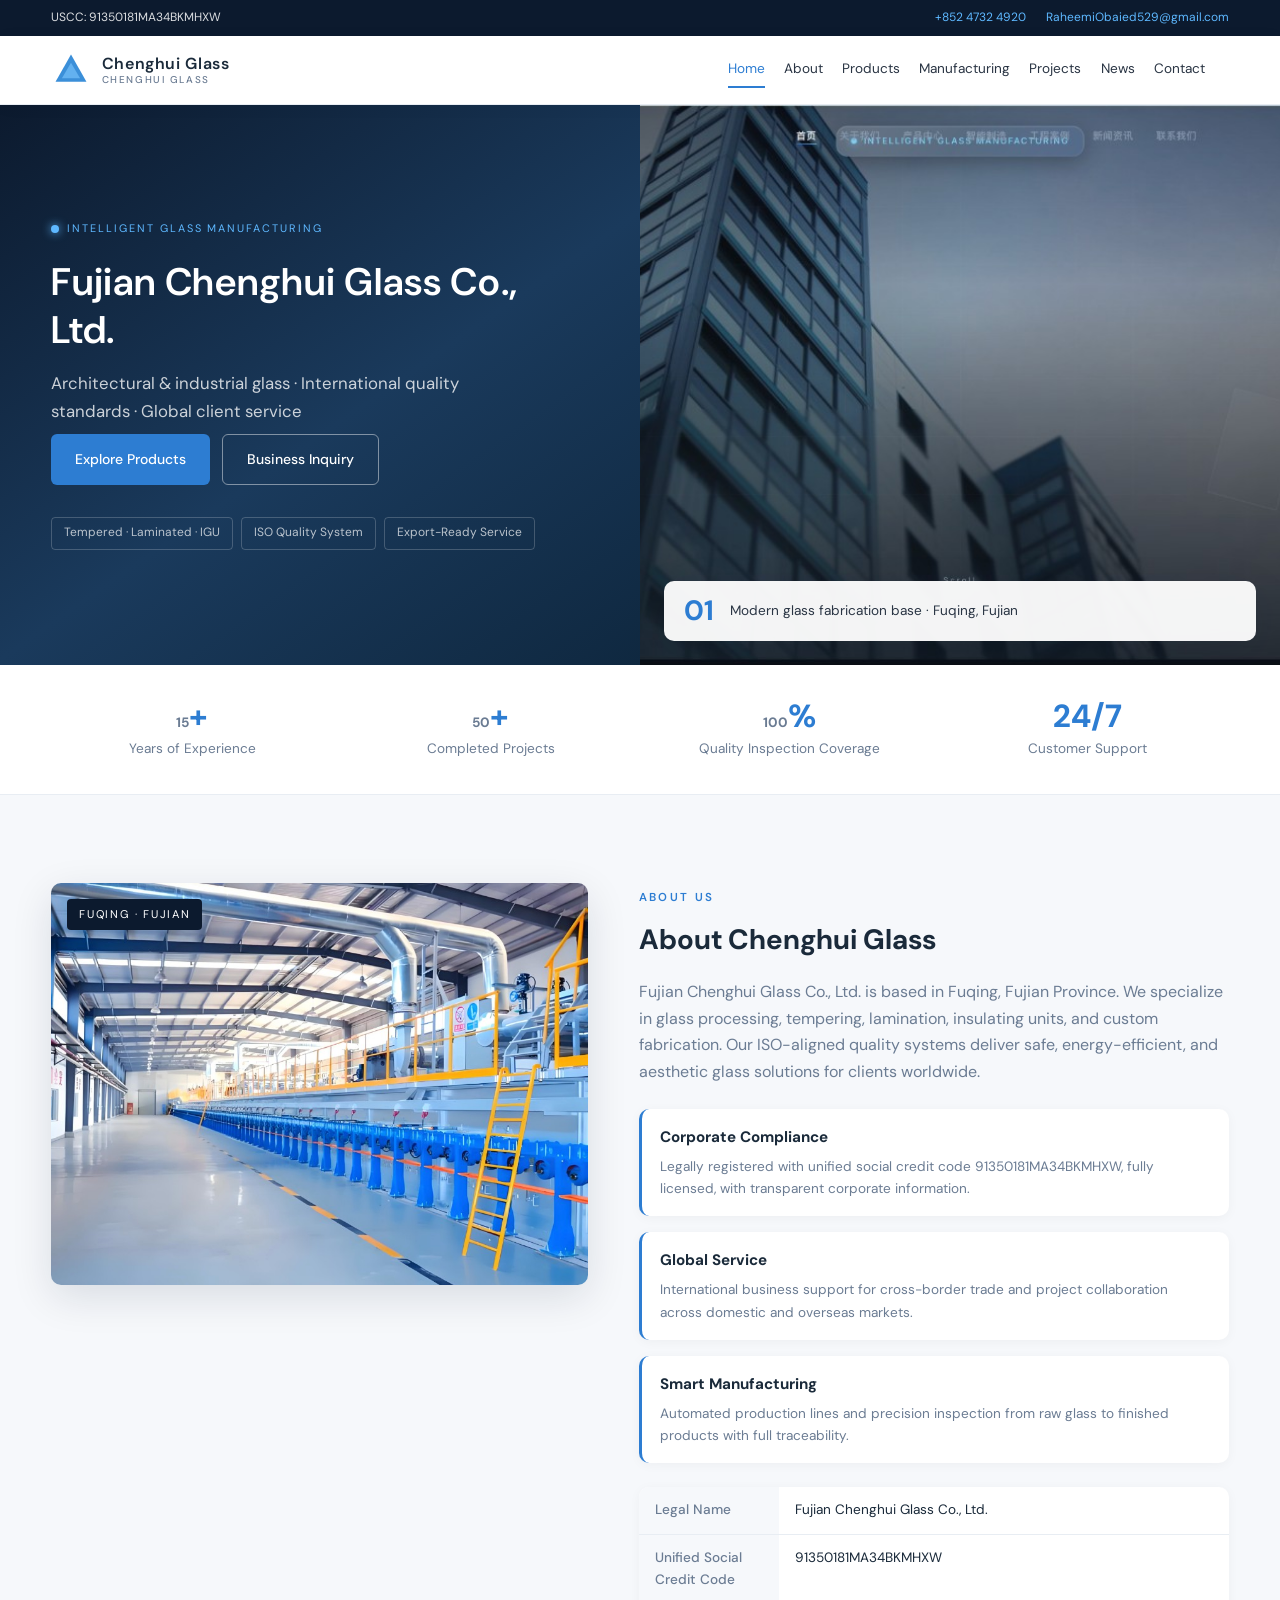
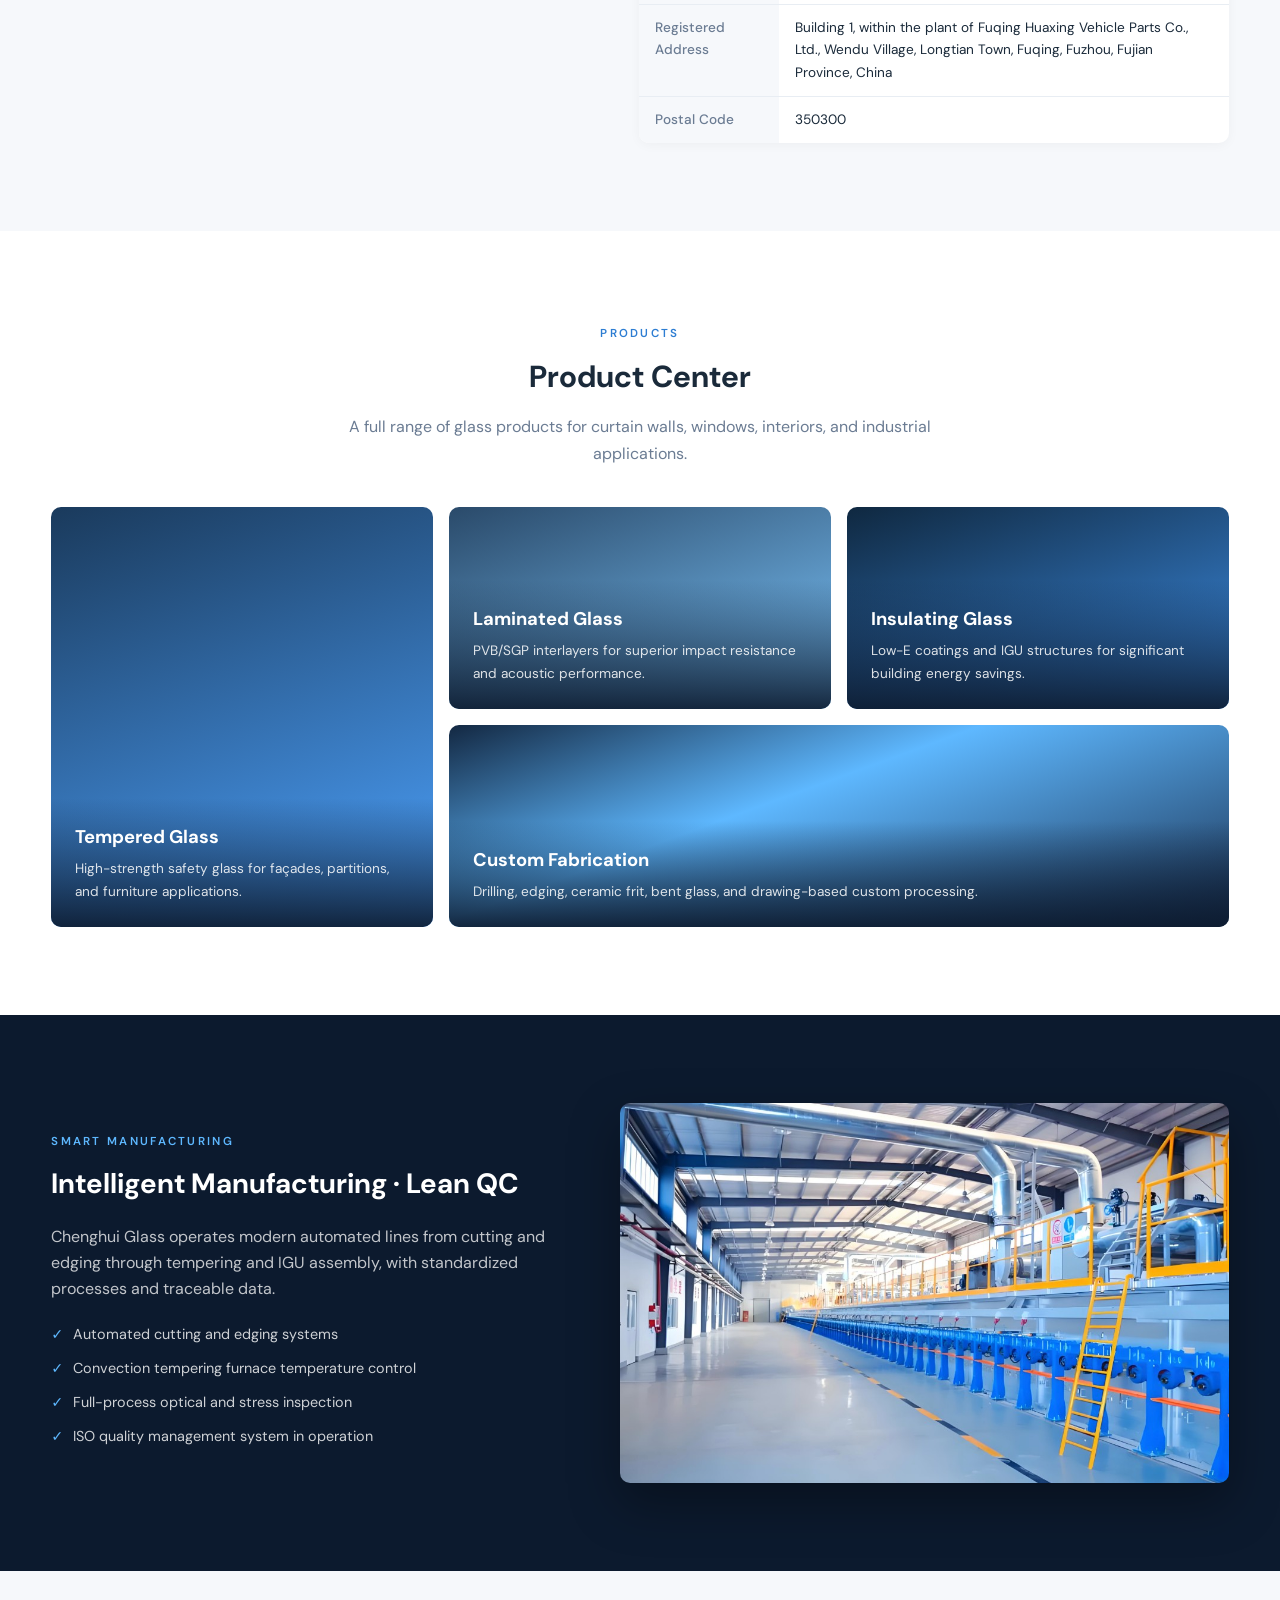
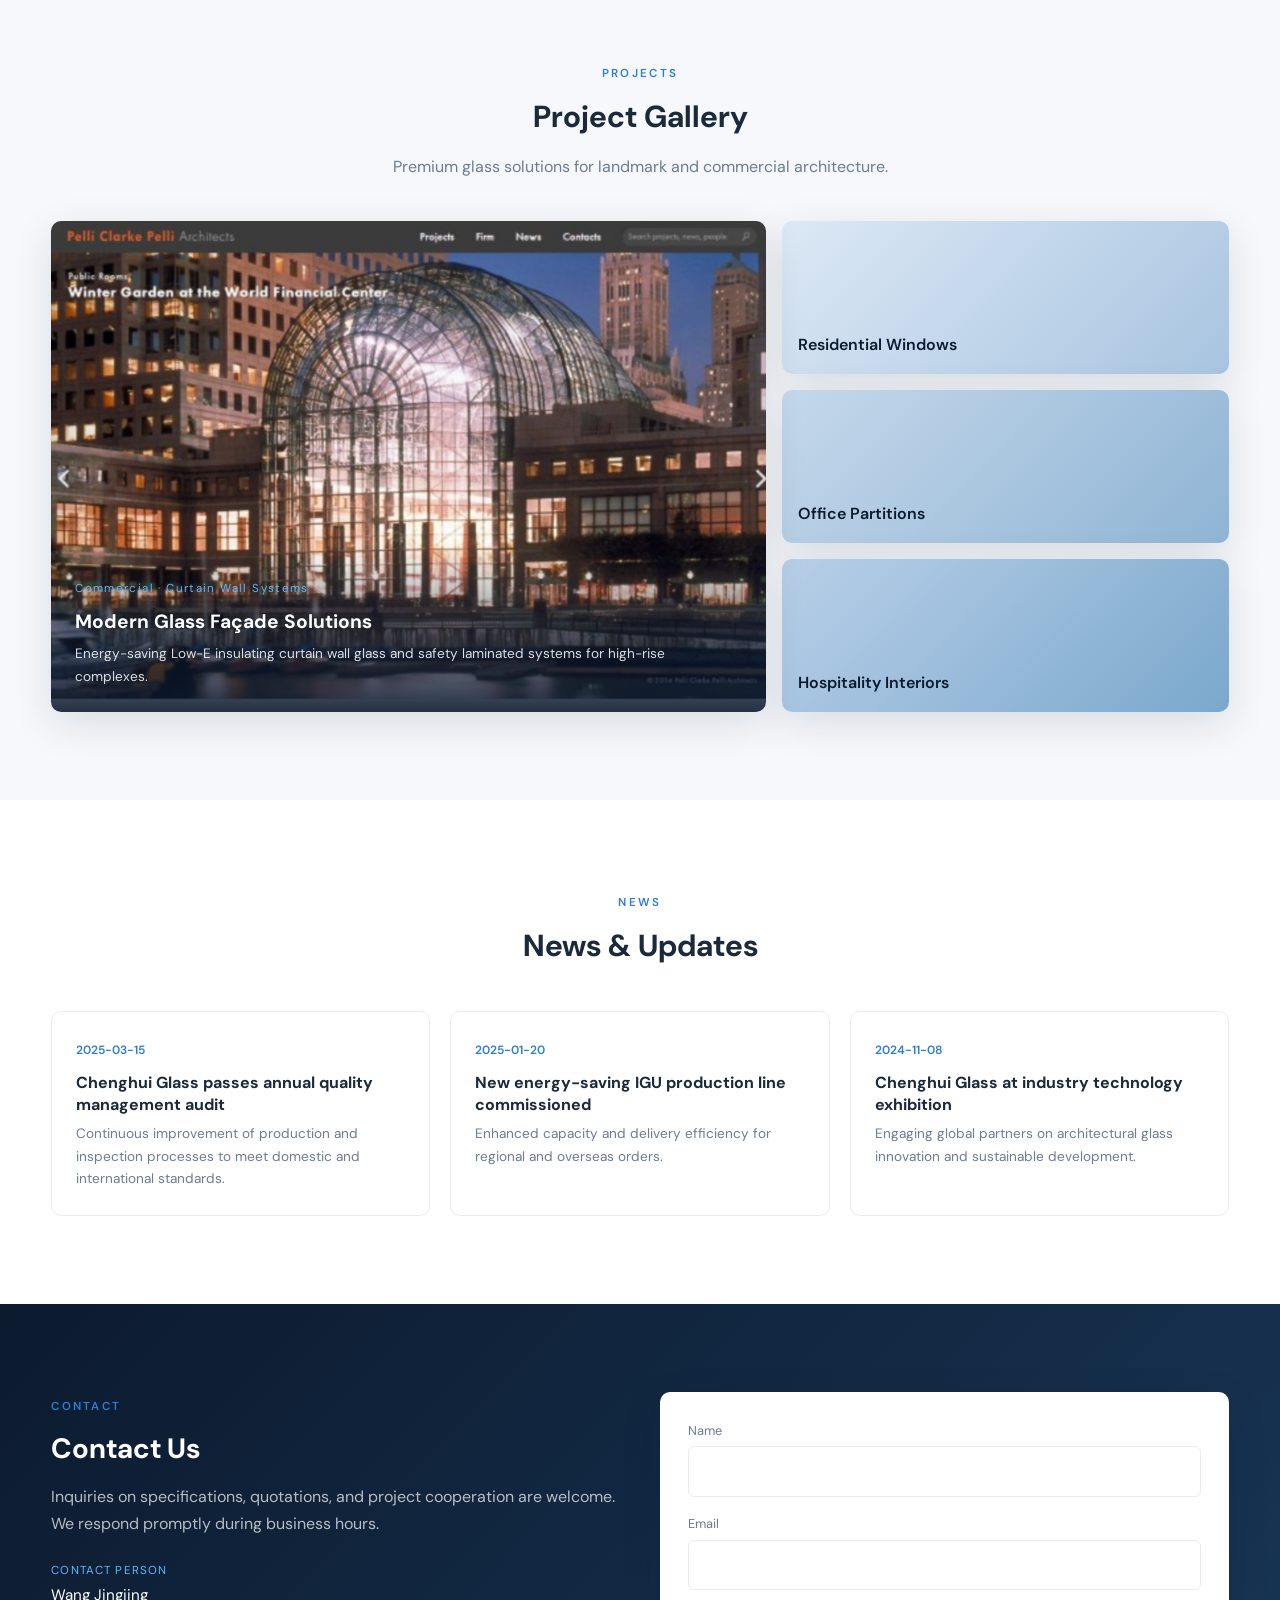
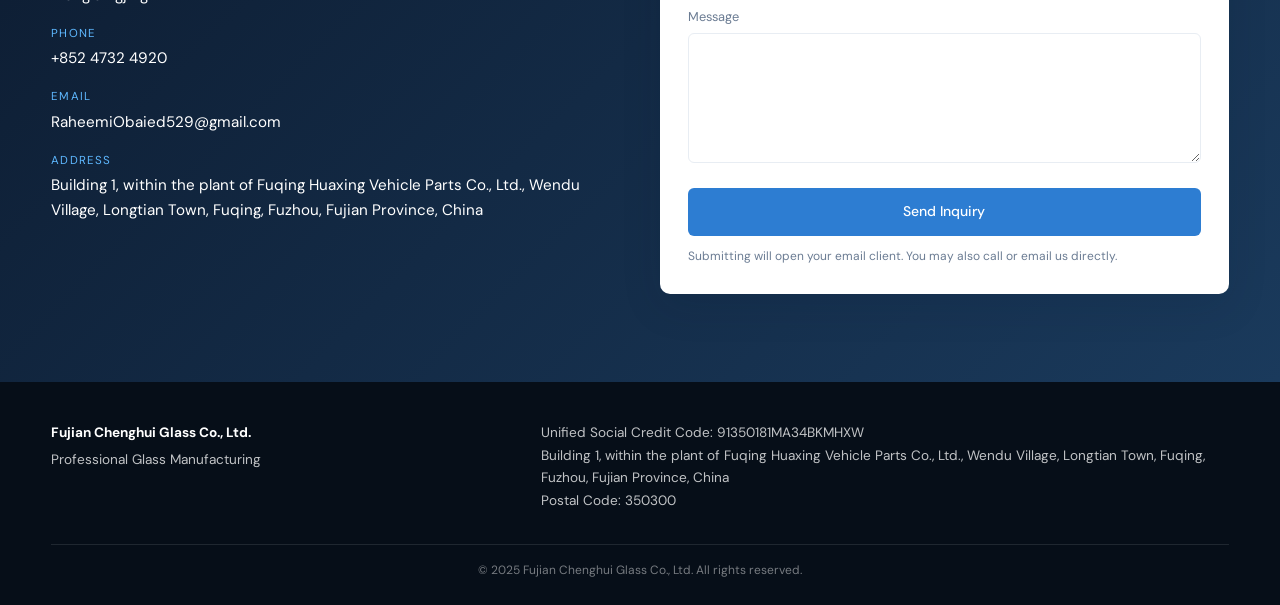
<file: index.html>
<!DOCTYPE html>
<html lang="en">
<head>
  <meta charset="UTF-8" />
  <meta name="viewport" content="width=device-width, initial-scale=1.0" />
  <meta name="description" content="Fujian Chenghui Glass Co., Ltd. — Professional glass manufacturing and fabrication" />
  <title>Fujian Chenghui Glass Co., Ltd.</title>
  <link rel="preconnect" href="https://fonts.googleapis.com" />
  <link rel="preconnect" href="https://fonts.gstatic.com" crossorigin />
  <link href="https://fonts.googleapis.com/css2?family=DM+Sans:ital,opsz,wght@0,9..40,300;0,9..40,400;0,9..40,500;0,9..40,600;0,9..40,700&display=swap" rel="stylesheet" />
  <link rel="stylesheet" href="css/styles.css" />
</head>
<body>
  <div class="top-bar">
    <div class="wrap top-bar-inner">
      <span>USCC: 91350181MA34BKMHXW</span>
      <div class="top-bar-links">
        <a href="tel:+85247324920">+852 4732 4920</a>
        <a href="mailto:RaheemiObaied529@gmail.com">RaheemiObaied529@gmail.com</a>
      </div>
    </div>
  </div>

  <header class="header" id="header">
    <div class="wrap header-inner">
      <a href="#home" class="brand">
        <svg class="brand-icon" viewBox="0 0 44 44" aria-hidden="true">
          <path d="M22 5L39 35H5L22 5Z" fill="#3b8fd9"/>
          <path d="M22 14L32 31H12L22 14Z" fill="#7ec8ff" opacity=".6"/>
        </svg>
        <span class="brand-text">
          <strong>Chenghui Glass</strong>
          <small>CHENGHUI GLASS</small>
        </span>
      </a>
      <nav class="nav" id="mainNav">
        <a href="#home" class="nav-a is-active">Home</a>
        <a href="#about" class="nav-a">About</a>
        <a href="#products" class="nav-a">Products</a>
        <a href="#manufacturing" class="nav-a">Manufacturing</a>
        <a href="#projects" class="nav-a">Projects</a>
        <a href="#news" class="nav-a">News</a>
        <a href="#contact" class="nav-a">Contact</a>
      </nav>
      <div class="header-end">
        <button type="button" class="burger" id="menuToggle" aria-label="Menu" aria-expanded="false">
          <i></i><i></i><i></i>
        </button>
      </div>
    </div>
  </header>

  <main>
    <section class="hero" id="home">
      <div class="hero-left">
        <p class="eyebrow"><span class="dot"></span><span>INTELLIGENT GLASS MANUFACTURING</span></p>
        <h1>Fujian Chenghui Glass Co., Ltd.</h1>
        <p class="hero-lead">Architectural &amp; industrial glass · International quality standards · Global client service</p>
        <div class="hero-btns">
          <a href="#products" class="btn btn-fill">Explore Products</a>
          <a href="#contact" class="btn btn-line">Business Inquiry</a>
        </div>
        <ul class="hero-tags">
          <li>Tempered · Laminated · IGU</li>
          <li>ISO Quality System</li>
          <li>Export-Ready Service</li>
        </ul>
      </div>
      <div class="hero-right">
        <img src="assets/hero-building.png" alt="Glass facade building" width="900" height="1200" onerror="this.src='assets/hero-fallback.png'" />
        <div class="hero-card">
          <span class="hero-card-num">01</span>
          <p>Modern glass fabrication base · Fuqing, Fujian</p>
        </div>
      </div>
    </section>

    <section class="metrics">
      <div class="wrap metrics-grid">
        <div class="metric">
          <b><span class="count" data-count="15">15</span>+</b>
          <span>Years of Experience</span>
        </div>
        <div class="metric">
          <b><span class="count" data-count="50">50</span>+</b>
          <span>Completed Projects</span>
        </div>
        <div class="metric">
          <b><span class="count" data-count="100">100</span>%</b>
          <span>Quality Inspection Coverage</span>
        </div>
        <div class="metric">
          <b>24/7</b>
          <span>Customer Support</span>
        </div>
      </div>
    </section>

    <section class="block block-light" id="about">
      <div class="wrap about-layout">
        <div class="about-visual">
          <img src="assets/factory.png" alt="Production line" loading="lazy" />
          <div class="about-badge">FUQING · FUJIAN</div>
        </div>
        <div class="about-copy">
          <span class="label">ABOUT US</span>
          <h2>About Chenghui Glass</h2>
          <p>Fujian Chenghui Glass Co., Ltd. is based in Fuqing, Fujian Province. We specialize in glass processing, tempering, lamination, insulating units, and custom fabrication. Our ISO-aligned quality systems deliver safe, energy-efficient, and aesthetic glass solutions for clients worldwide.</p>
          <div class="pillars">
            <article>
              <h3>Corporate Compliance</h3>
              <p>Legally registered with unified social credit code 91350181MA34BKMHXW, fully licensed, with transparent corporate information.</p>
            </article>
            <article>
              <h3>Global Service</h3>
              <p>International business support for cross-border trade and project collaboration across domestic and overseas markets.</p>
            </article>
            <article>
              <h3>Smart Manufacturing</h3>
              <p>Automated production lines and precision inspection from raw glass to finished products with full traceability.</p>
            </article>
          </div>
          <table class="info-table">
            <tr><th>Legal Name</th><td>Fujian Chenghui Glass Co., Ltd.</td></tr>
            <tr><th>Unified Social Credit Code</th><td>91350181MA34BKMHXW</td></tr>
            <tr><th>Registered Address</th><td>Building 1, within the plant of Fuqing Huaxing Vehicle Parts Co., Ltd., Wendu Village, Longtian Town, Fuqing, Fuzhou, Fujian Province, China</td></tr>
            <tr><th>Postal Code</th><td>350300</td></tr>
          </table>
        </div>
      </div>
    </section>

    <section class="block" id="products">
      <div class="wrap">
        <header class="block-head">
          <span class="label">PRODUCTS</span>
          <h2>Product Center</h2>
          <p>A full range of glass products for curtain walls, windows, interiors, and industrial applications.</p>
        </header>
        <div class="bento">
          <article class="bento-item b-large">
            <div class="bento-bg bg1"></div>
            <div class="bento-body">
              <h3>Tempered Glass</h3>
              <p>High-strength safety glass for façades, partitions, and furniture applications.</p>
            </div>
          </article>
          <article class="bento-item">
            <div class="bento-bg bg2"></div>
            <div class="bento-body">
              <h3>Laminated Glass</h3>
              <p>PVB/SGP interlayers for superior impact resistance and acoustic performance.</p>
            </div>
          </article>
          <article class="bento-item">
            <div class="bento-bg bg3"></div>
            <div class="bento-body">
              <h3>Insulating Glass</h3>
              <p>Low-E coatings and IGU structures for significant building energy savings.</p>
            </div>
          </article>
          <article class="bento-item b-wide">
            <div class="bento-bg bg4"></div>
            <div class="bento-body">
              <h3>Custom Fabrication</h3>
              <p>Drilling, edging, ceramic frit, bent glass, and drawing-based custom processing.</p>
            </div>
          </article>
        </div>
      </div>
    </section>

    <section class="block block-dark" id="manufacturing">
      <div class="wrap mfg-layout">
        <div class="mfg-text">
          <span class="label label-light">SMART MANUFACTURING</span>
          <h2>Intelligent Manufacturing · Lean QC</h2>
          <p>Chenghui Glass operates modern automated lines from cutting and edging through tempering and IGU assembly, with standardized processes and traceable data.</p>
          <ul class="check-list">
            <li>Automated cutting and edging systems</li>
            <li>Convection tempering furnace temperature control</li>
            <li>Full-process optical and stress inspection</li>
            <li>ISO quality management system in operation</li>
          </ul>
        </div>
        <figure class="mfg-fig">
          <img src="assets/factory.png" alt="Smart manufacturing line" loading="lazy" />
        </figure>
      </div>
    </section>

    <section class="block block-light" id="projects">
      <div class="wrap">
        <header class="block-head">
          <span class="label">PROJECTS</span>
          <h2>Project Gallery</h2>
          <p>Premium glass solutions for landmark and commercial architecture.</p>
        </header>
        <div class="gallery">
          <figure class="gallery-main">
            <img src="assets/architecture.png" alt="Glass architecture" loading="lazy" onerror="this.src='assets/architecture-ref.png'" />
            <figcaption>
              <span>Commercial · Curtain Wall Systems</span>
              <h3>Modern Glass Façade Solutions</h3>
              <p>Energy-saving Low-E insulating curtain wall glass and safety laminated systems for high-rise complexes.</p>
            </figcaption>
          </figure>
          <div class="gallery-side">
            <div class="g-card"><span>Residential Windows</span></div>
            <div class="g-card"><span>Office Partitions</span></div>
            <div class="g-card"><span>Hospitality Interiors</span></div>
          </div>
        </div>
      </div>
    </section>

    <section class="block" id="news">
      <div class="wrap">
        <header class="block-head">
          <span class="label">NEWS</span>
          <h2>News &amp; Updates</h2>
        </header>
        <div class="news-row">
          <article class="news-item">
            <time>2025-03-15</time>
            <h3>Chenghui Glass passes annual quality management audit</h3>
            <p>Continuous improvement of production and inspection processes to meet domestic and international standards.</p>
          </article>
          <article class="news-item">
            <time>2025-01-20</time>
            <h3>New energy-saving IGU production line commissioned</h3>
            <p>Enhanced capacity and delivery efficiency for regional and overseas orders.</p>
          </article>
          <article class="news-item">
            <time>2024-11-08</time>
            <h3>Chenghui Glass at industry technology exhibition</h3>
            <p>Engaging global partners on architectural glass innovation and sustainable development.</p>
          </article>
        </div>
      </div>
    </section>

    <section class="block block-contact" id="contact">
      <div class="wrap contact-layout">
        <div class="contact-left">
          <span class="label label-light">CONTACT</span>
          <h2>Contact Us</h2>
          <p>Inquiries on specifications, quotations, and project cooperation are welcome. We respond promptly during business hours.</p>
          <dl class="contact-dl">
            <div><dt>Contact Person</dt><dd>Wang Jingjing</dd></div>
            <div><dt>Phone</dt><dd><a href="tel:+85247324920">+852 4732 4920</a></dd></div>
            <div><dt>Email</dt><dd><a href="mailto:RaheemiObaied529@gmail.com">RaheemiObaied529@gmail.com</a></dd></div>
            <div><dt>Address</dt><dd>Building 1, within the plant of Fuqing Huaxing Vehicle Parts Co., Ltd., Wendu Village, Longtian Town, Fuqing, Fuzhou, Fujian Province, China</dd></div>
          </dl>
        </div>
        <form class="contact-form" id="contactForm">
          <div class="field"><label for="name">Name</label><input id="name" required autocomplete="name" /></div>
          <div class="field"><label for="email">Email</label><input id="email" type="email" required autocomplete="email" /></div>
          <div class="field"><label for="message">Message</label><textarea id="message" rows="4" required></textarea></div>
          <button type="submit" class="btn btn-fill btn-block">Send Inquiry</button>
          <p class="form-hint">Submitting will open your email client. You may also call or email us directly.</p>
        </form>
      </div>
    </section>
  </main>

  <footer class="footer">
    <div class="wrap footer-grid">
      <div>
        <strong>Fujian Chenghui Glass Co., Ltd.</strong>
        <p>Professional Glass Manufacturing</p>
      </div>
      <div>
        <p>Unified Social Credit Code: 91350181MA34BKMHXW</p>
        <p>Building 1, within the plant of Fuqing Huaxing Vehicle Parts Co., Ltd., Wendu Village, Longtian Town, Fuqing, Fuzhou, Fujian Province, China</p>
        <p>Postal Code: 350300</p>
      </div>
    </div>
    <div class="wrap footer-copy">
      <p>© 2025 Fujian Chenghui Glass Co., Ltd. All rights reserved.</p>
    </div>
  </footer>

  <script src="js/main.js"></script>
</body>
</html>
</file>
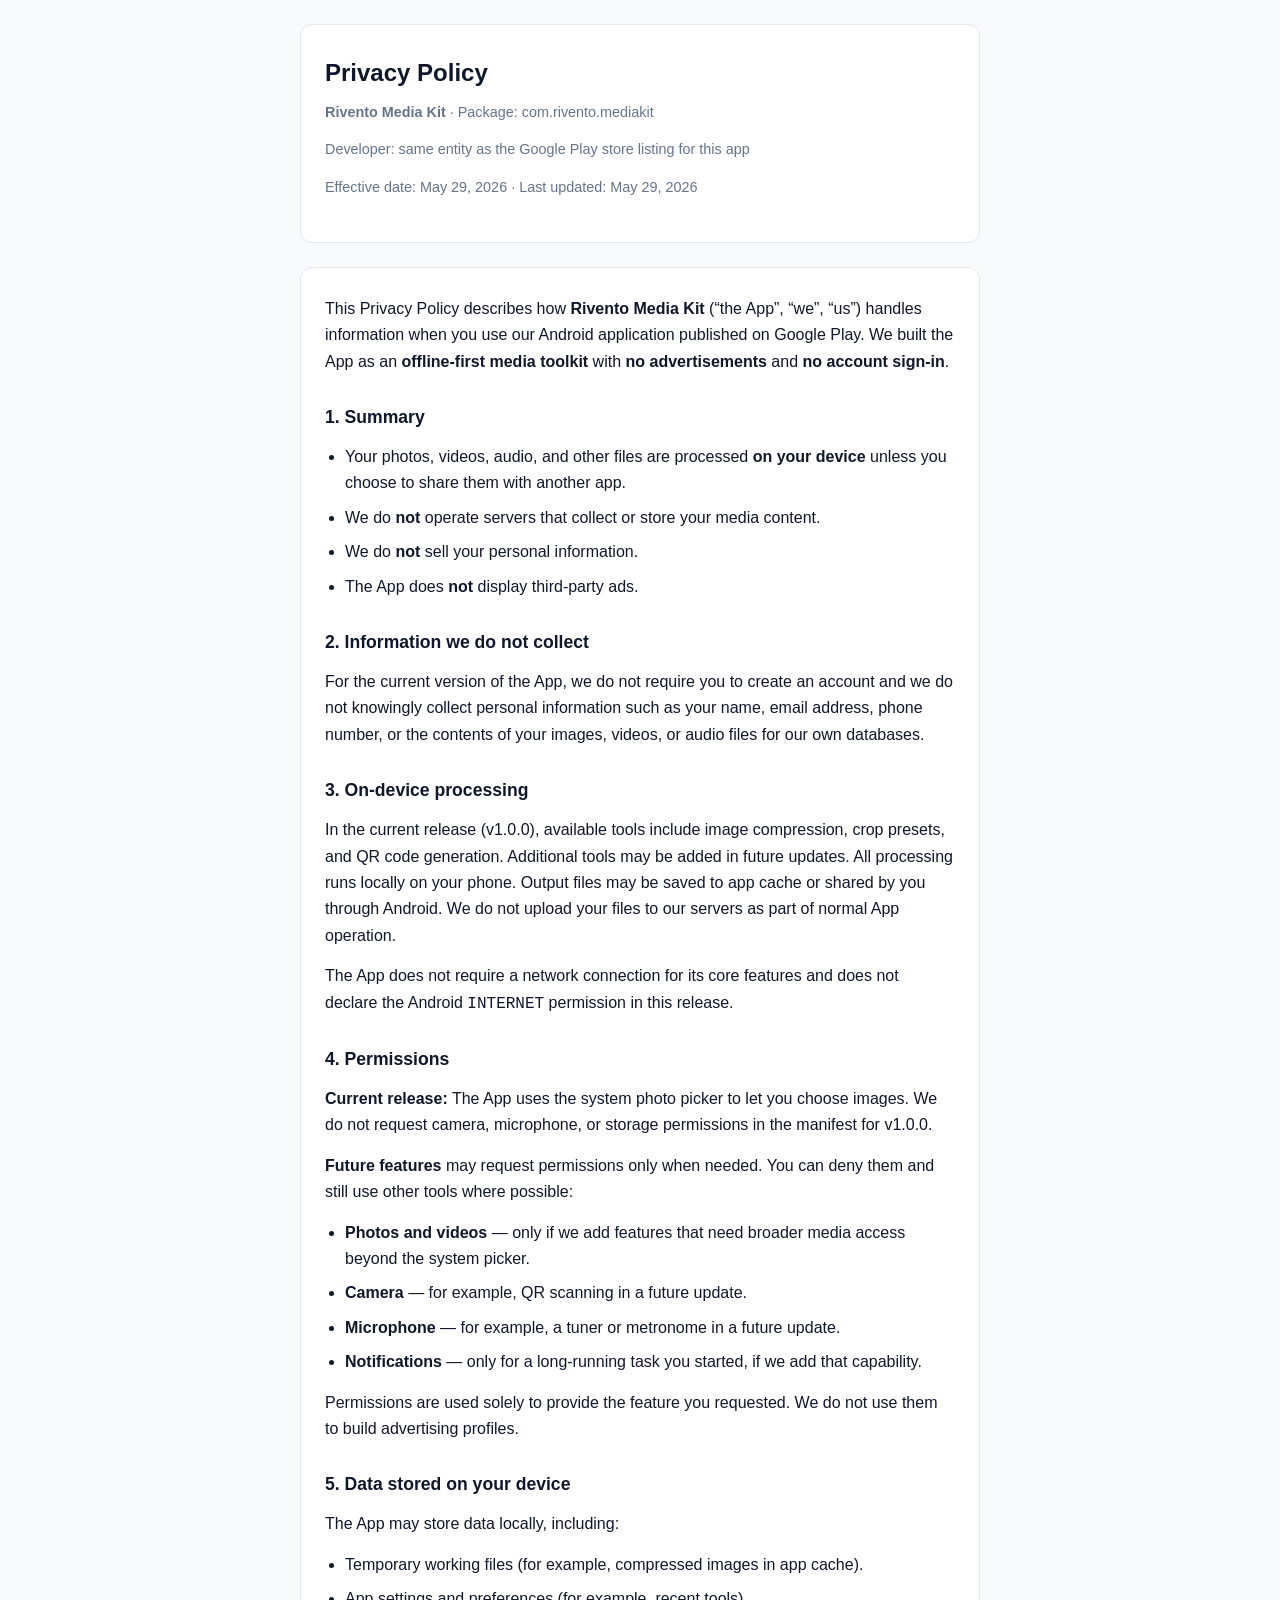
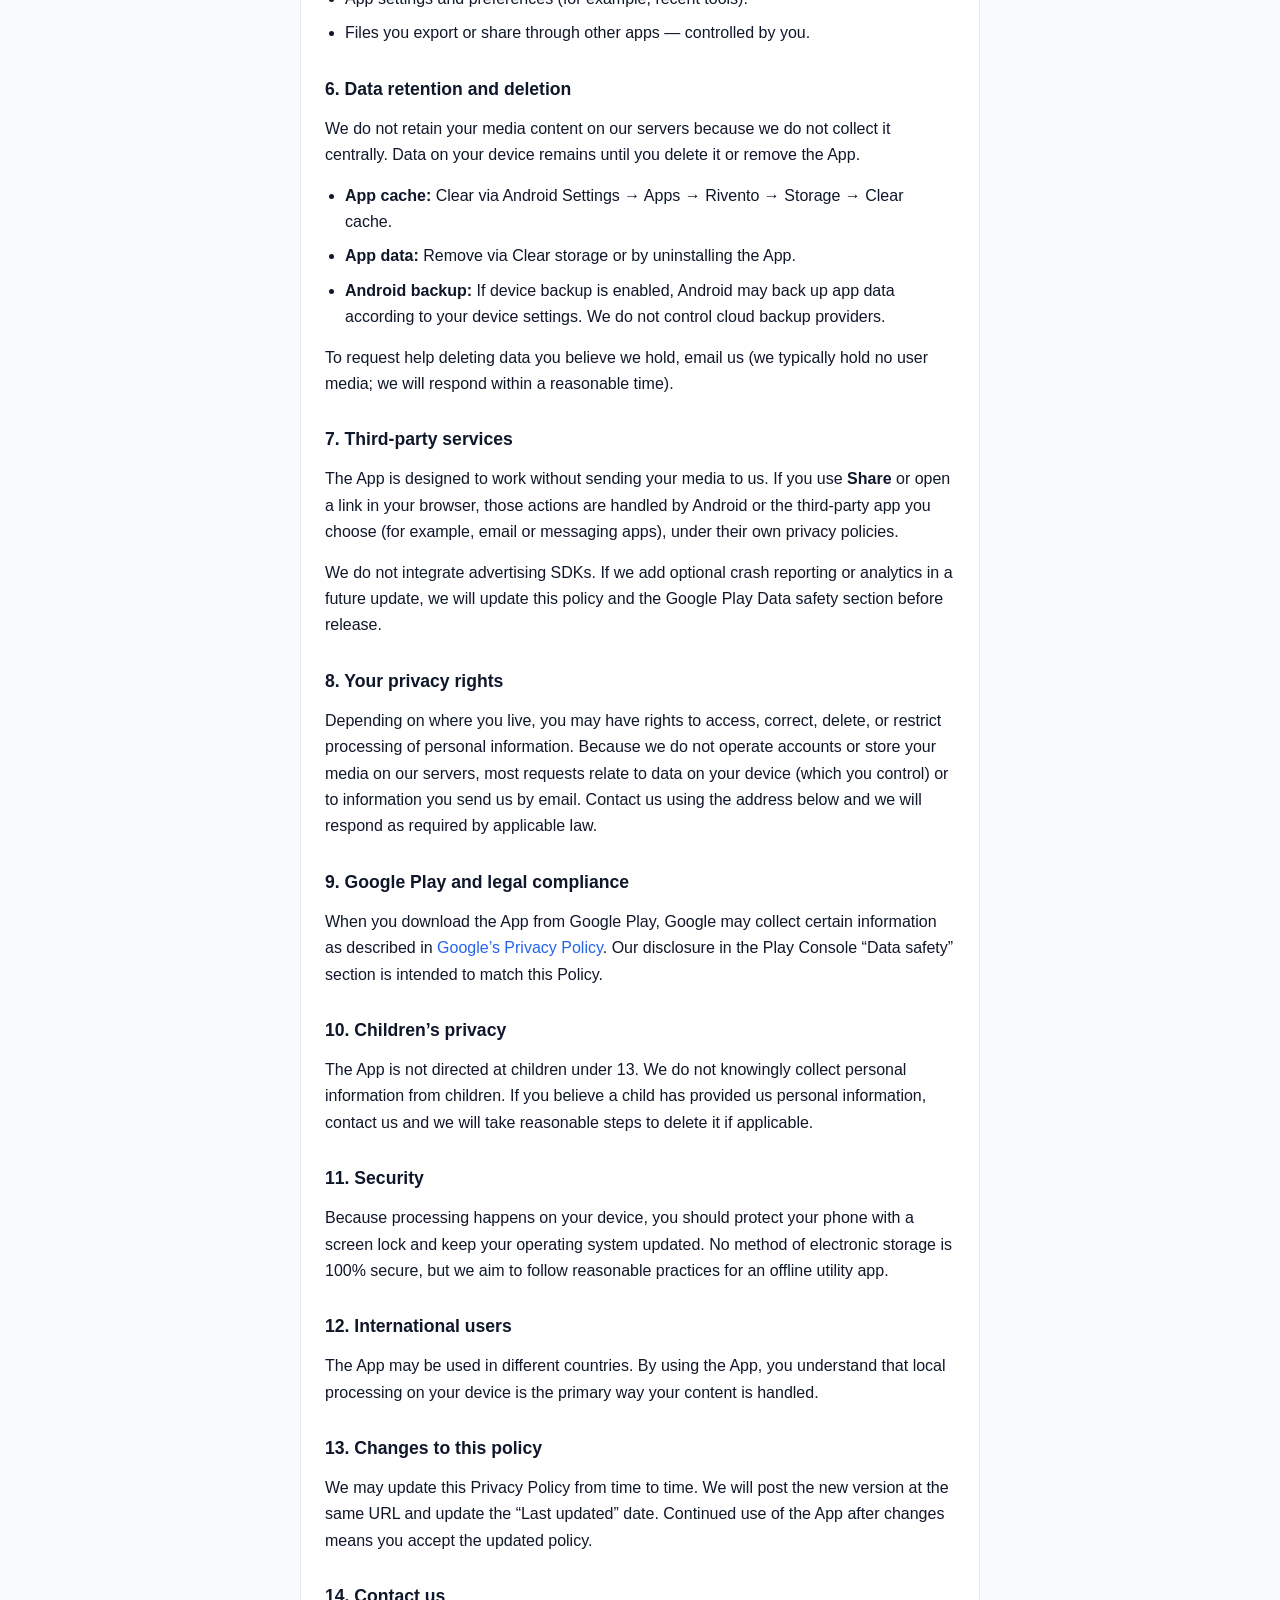
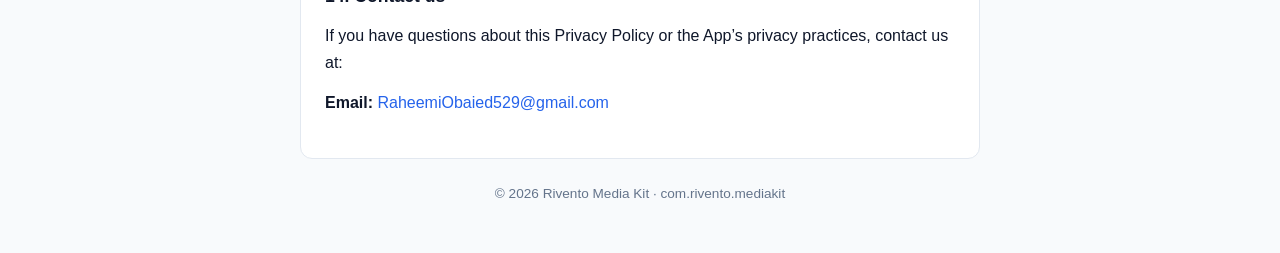
<file: privacy-policy.index.html>
<!DOCTYPE html>
<html lang="en">
<head>
  <meta charset="utf-8" />
  <meta name="viewport" content="width=device-width, initial-scale=1" />
  <meta name="description" content="Privacy Policy for Rivento Media Kit — offline media tools for Android." />
  <title>Privacy Policy — Rivento Media Kit</title>
  <style>
    :root {
      --bg: #f8fafc;
      --surface: #ffffff;
      --text: #0f172a;
      --muted: #64748b;
      --accent: #2563eb;
      --border: #e2e8f0;
    }
    * { box-sizing: border-box; }
    body {
      margin: 0;
      font-family: -apple-system, BlinkMacSystemFont, "Segoe UI", Roboto, Helvetica, Arial, sans-serif;
      font-size: 16px;
      line-height: 1.65;
      color: var(--text);
      background: var(--bg);
    }
    .wrap {
      max-width: 720px;
      margin: 0 auto;
      padding: 24px 20px 48px;
    }
    header {
      background: var(--surface);
      border: 1px solid var(--border);
      border-radius: 12px;
      padding: 28px 24px;
      margin-bottom: 24px;
    }
    h1 {
      margin: 0 0 8px;
      font-size: 1.5rem;
      font-weight: 600;
    }
    .meta {
      color: var(--muted);
      font-size: 0.9rem;
    }
    main {
      background: var(--surface);
      border: 1px solid var(--border);
      border-radius: 12px;
      padding: 28px 24px;
    }
    h2 {
      font-size: 1.1rem;
      margin: 28px 0 12px;
      font-weight: 600;
    }
    h2:first-child { margin-top: 0; }
    p, li { color: var(--text); }
    p { margin: 0 0 14px; }
    ul {
      margin: 0 0 14px;
      padding-left: 1.25rem;
    }
    li { margin-bottom: 8px; }
    a {
      color: var(--accent);
      text-decoration: none;
    }
    a:hover { text-decoration: underline; }
    footer {
      margin-top: 24px;
      text-align: center;
      font-size: 0.85rem;
      color: var(--muted);
    }
  </style>
</head>
<body>
  <div class="wrap">
    <header>
      <h1>Privacy Policy</h1>
      <p class="meta"><strong>Rivento Media Kit</strong> · Package: com.rivento.mediakit</p>
      <p class="meta">Developer: same entity as the Google Play store listing for this app</p>
      <p class="meta">Effective date: May 29, 2026 · Last updated: May 29, 2026</p>
    </header>

    <main>
      <p>
        This Privacy Policy describes how <strong>Rivento Media Kit</strong> (“the App”, “we”, “us”)
        handles information when you use our Android application published on Google Play.
        We built the App as an <strong>offline-first media toolkit</strong> with
        <strong>no advertisements</strong> and <strong>no account sign-in</strong>.
      </p>

      <h2>1. Summary</h2>
      <ul>
        <li>Your photos, videos, audio, and other files are processed <strong>on your device</strong> unless you choose to share them with another app.</li>
        <li>We do <strong>not</strong> operate servers that collect or store your media content.</li>
        <li>We do <strong>not</strong> sell your personal information.</li>
        <li>The App does <strong>not</strong> display third-party ads.</li>
      </ul>

      <h2>2. Information we do not collect</h2>
      <p>
        For the current version of the App, we do not require you to create an account and we do not
        knowingly collect personal information such as your name, email address, phone number, or
        the contents of your images, videos, or audio files for our own databases.
      </p>

      <h2>3. On-device processing</h2>
      <p>
        In the current release (v1.0.0), available tools include image compression, crop presets,
        and QR code generation. Additional tools may be added in future updates. All processing runs
        locally on your phone. Output files may be saved to app cache or shared by you through Android.
        We do not upload your files to our servers as part of normal App operation.
      </p>
      <p>
        The App does not require a network connection for its core features and does not declare the
        Android <code>INTERNET</code> permission in this release.
      </p>

      <h2>4. Permissions</h2>
      <p>
        <strong>Current release:</strong> The App uses the system photo picker to let you choose images.
        We do not request camera, microphone, or storage permissions in the manifest for v1.0.0.
      </p>
      <p>
        <strong>Future features</strong> may request permissions only when needed. You can deny them
        and still use other tools where possible:
      </p>
      <ul>
        <li><strong>Photos and videos</strong> — only if we add features that need broader media access beyond the system picker.</li>
        <li><strong>Camera</strong> — for example, QR scanning in a future update.</li>
        <li><strong>Microphone</strong> — for example, a tuner or metronome in a future update.</li>
        <li><strong>Notifications</strong> — only for a long-running task you started, if we add that capability.</li>
      </ul>
      <p>
        Permissions are used solely to provide the feature you requested. We do not use them to
        build advertising profiles.
      </p>

      <h2>5. Data stored on your device</h2>
      <p>The App may store data locally, including:</p>
      <ul>
        <li>Temporary working files (for example, compressed images in app cache).</li>
        <li>App settings and preferences (for example, recent tools).</li>
        <li>Files you export or share through other apps — controlled by you.</li>
      </ul>

      <h2>6. Data retention and deletion</h2>
      <p>
        We do not retain your media content on our servers because we do not collect it centrally.
        Data on your device remains until you delete it or remove the App.
      </p>
      <ul>
        <li><strong>App cache:</strong> Clear via Android Settings → Apps → Rivento → Storage → Clear cache.</li>
        <li><strong>App data:</strong> Remove via Clear storage or by uninstalling the App.</li>
        <li><strong>Android backup:</strong> If device backup is enabled, Android may back up app data according to your device settings. We do not control cloud backup providers.</li>
      </ul>
      <p>
        To request help deleting data you believe we hold, email us (we typically hold no user media;
        we will respond within a reasonable time).
      </p>

      <h2>7. Third-party services</h2>
      <p>
        The App is designed to work without sending your media to us. If you use
        <strong>Share</strong> or open a link in your browser, those actions are handled by
        Android or the third-party app you choose (for example, email or messaging apps),
        under their own privacy policies.
      </p>
      <p>
        We do not integrate advertising SDKs. If we add optional crash reporting or analytics in a
        future update, we will update this policy and the Google Play Data safety section before release.
      </p>

      <h2>8. Your privacy rights</h2>
      <p>
        Depending on where you live, you may have rights to access, correct, delete, or restrict
        processing of personal information. Because we do not operate accounts or store your media
        on our servers, most requests relate to data on your device (which you control) or to
        information you send us by email. Contact us using the address below and we will respond
        as required by applicable law.
      </p>

      <h2>9. Google Play and legal compliance</h2>
      <p>
        When you download the App from Google Play, Google may collect certain information as described in
        <a href="https://policies.google.com/privacy" target="_blank" rel="noopener noreferrer">Google’s Privacy Policy</a>.
        Our disclosure in the Play Console “Data safety” section is intended to match this Policy.
      </p>

      <h2>10. Children’s privacy</h2>
      <p>
        The App is not directed at children under 13. We do not knowingly collect personal information
        from children. If you believe a child has provided us personal information, contact us and we
        will take reasonable steps to delete it if applicable.
      </p>

      <h2>11. Security</h2>
      <p>
        Because processing happens on your device, you should protect your phone with a screen lock
        and keep your operating system updated. No method of electronic storage is 100% secure, but
        we aim to follow reasonable practices for an offline utility app.
      </p>

      <h2>12. International users</h2>
      <p>
        The App may be used in different countries. By using the App, you understand that local
        processing on your device is the primary way your content is handled.
      </p>

      <h2>13. Changes to this policy</h2>
      <p>
        We may update this Privacy Policy from time to time. We will post the new version at the same
        URL and update the “Last updated” date. Continued use of the App after changes means you accept
        the updated policy.
      </p>

      <h2>14. Contact us</h2>
      <p>
        If you have questions about this Privacy Policy or the App’s privacy practices, contact us at:
      </p>
      <p>
        <strong>Email:</strong>
        <a href="mailto:RaheemiObaied529@gmail.com">RaheemiObaied529@gmail.com</a>
      </p>
    </main>

    <footer>
      © 2026 Rivento Media Kit · com.rivento.mediakit
    </footer>
  </div>
</body>
</html>
</file>
<file: css/styles.css>
:root {
  --navy: #0c1a2e;
  --navy-mid: #132842;
  --blue: #2d7dd2;
  --blue-light: #5eb8ff;
  --white: #ffffff;
  --gray-50: #f6f8fb;
  --gray-100: #e8edf3;
  --gray-500: #6b7c93;
  --gray-800: #2a3544;
  --text: #1a2a3a;
  --wrap: min(1180px, 92vw);
  --header-h: 68px;
  --top-h: 36px;
  --radius: 10px;
  --shadow: 0 12px 40px rgba(12, 26, 46, 0.12);
  --font: "DM Sans", "Noto Sans SC", system-ui, sans-serif;
}

*, *::before, *::after { box-sizing: border-box; margin: 0; padding: 0; }

html { scroll-behavior: smooth; }

body {
  font-family: var(--font);
  color: var(--text);
  background: var(--white);
  line-height: 1.65;
  -webkit-font-smoothing: antialiased;
}

img { max-width: 100%; height: auto; display: block; }
a { color: var(--blue); text-decoration: none; }
a:hover { text-decoration: underline; }
button { font: inherit; cursor: pointer; border: none; background: none; }

.wrap { width: var(--wrap); margin-inline: auto; }

/* ===== 顶栏 ===== */
.top-bar {
  background: var(--navy);
  color: rgba(255,255,255,.85);
  font-size: 0.75rem;
  height: var(--top-h);
  display: flex;
  align-items: center;
}

.top-bar-inner {
  display: flex;
  justify-content: space-between;
  align-items: center;
  gap: 1rem;
  flex-wrap: wrap;
}

.top-bar a { color: var(--blue-light); text-decoration: none; }
.top-bar a:hover { text-decoration: underline; }
.top-bar-links { display: flex; gap: 1.25rem; }

/* ===== 导航 ===== */
.header {
  position: sticky;
  top: 0;
  z-index: 100;
  background: var(--white);
  border-bottom: 1px solid var(--gray-100);
  box-shadow: 0 2px 16px rgba(0,0,0,.04);
}

.header-inner {
  display: flex;
  align-items: center;
  height: var(--header-h);
  gap: 1.5rem;
}

.brand {
  display: flex;
  align-items: center;
  gap: 0.65rem;
  color: var(--text);
  text-decoration: none;
  flex-shrink: 0;
}

.brand:hover { text-decoration: none; }

.brand-icon { width: 40px; height: 40px; }

.brand-text {
  display: flex;
  flex-direction: column;
  line-height: 1.2;
}

.brand-text strong {
  font-size: 1rem;
  font-weight: 600;
  letter-spacing: 0.04em;
}

.brand-text small {
  font-size: 0.62rem;
  letter-spacing: 0.16em;
  color: var(--gray-500);
  font-weight: 500;
}

.nav {
  display: flex;
  gap: clamp(0.5rem, 1.5vw, 1.25rem);
  margin-left: auto;
}

.nav-a {
  font-size: 0.85rem;
  color: var(--gray-800);
  text-decoration: none;
  padding: 0.35rem 0;
  border-bottom: 2px solid transparent;
  transition: color .2s, border-color .2s;
  white-space: nowrap;
}

.nav-a:hover,
.nav-a.is-active {
  color: var(--blue);
  border-bottom-color: var(--blue);
  text-decoration: none;
}

.header-end { display: flex; align-items: center; gap: 0.75rem; }

.burger {
  display: none;
  width: 36px;
  height: 36px;
  flex-direction: column;
  justify-content: center;
  align-items: center;
  gap: 5px;
}

.burger i {
  display: block;
  width: 20px;
  height: 2px;
  background: var(--text);
  border-radius: 1px;
}

/* ===== Hero 分栏 ===== */
.hero {
  display: grid;
  grid-template-columns: 1fr 1fr;
  min-height: calc(100vh - var(--top-h) - var(--header-h));
  min-height: 560px;
  max-height: 820px;
}

.hero-left {
  background: linear-gradient(145deg, var(--navy) 0%, #1a3a5c 55%, #0f2840 100%);
  color: var(--white);
  padding: clamp(2.5rem, 5vw, 4.5rem) clamp(1.5rem, 4vw, 3.5rem);
  display: flex;
  flex-direction: column;
  justify-content: center;
}

.eyebrow {
  display: inline-flex;
  align-items: center;
  gap: 0.5rem;
  font-size: 0.68rem;
  letter-spacing: 0.18em;
  text-transform: uppercase;
  color: var(--blue-light);
  margin-bottom: 1.25rem;
}

.eyebrow .dot {
  width: 8px;
  height: 8px;
  border-radius: 50%;
  background: var(--blue-light);
  box-shadow: 0 0 10px var(--blue-light);
}

.hero-left h1 {
  font-size: clamp(1.6rem, 3.2vw, 2.4rem);
  font-weight: 600;
  line-height: 1.25;
  margin-bottom: 1rem;
  letter-spacing: 0.02em;
}

.hero-lead {
  font-size: clamp(0.95rem, 1.5vw, 1.05rem);
  color: rgba(255,255,255,.78);
  max-width: 420px;
  margin-bottom: 0.5rem;
}

.hero-en {
  font-size: 0.8rem;
  letter-spacing: 0.06em;
  color: rgba(255,255,255,.5);
  margin-bottom: 1.75rem;
}

.hero-btns {
  display: flex;
  flex-wrap: wrap;
  gap: 0.75rem;
  margin-bottom: 2rem;
}

.btn {
  display: inline-flex;
  align-items: center;
  justify-content: center;
  padding: 0.8rem 1.5rem;
  font-size: 0.875rem;
  font-weight: 500;
  border-radius: 6px;
  text-decoration: none;
  transition: transform .15s, background .2s;
}

.btn:hover { transform: translateY(-1px); text-decoration: none; }

.btn-fill {
  background: var(--blue);
  color: var(--white);
}

.btn-fill:hover { background: #256bb5; }

.btn-line {
  border: 1px solid rgba(255,255,255,.45);
  color: var(--white);
}

.btn-line:hover { background: rgba(255,255,255,.1); }

.btn-block { width: 100%; }

.hero-tags {
  list-style: none;
  display: flex;
  flex-wrap: wrap;
  gap: 0.5rem;
}

.hero-tags li {
  font-size: 0.75rem;
  padding: 0.35rem 0.75rem;
  border: 1px solid rgba(255,255,255,.2);
  border-radius: 4px;
  color: rgba(255,255,255,.7);
}

.hero-right {
  position: relative;
  overflow: hidden;
  background: #1a3050;
}

.hero-right img {
  width: 100%;
  height: 100%;
  object-fit: cover;
}

.hero-card {
  position: absolute;
  left: 1.5rem;
  bottom: 1.5rem;
  right: 1.5rem;
  background: rgba(255,255,255,.95);
  padding: 1rem 1.25rem;
  border-radius: var(--radius);
  box-shadow: var(--shadow);
  display: flex;
  align-items: center;
  gap: 1rem;
}

.hero-card-num {
  font-size: 1.75rem;
  font-weight: 700;
  color: var(--blue);
  line-height: 1;
}

.hero-card p {
  font-size: 0.85rem;
  color: var(--gray-800);
}

/* ===== 数据条 ===== */
.metrics {
  background: var(--white);
  border-bottom: 1px solid var(--gray-100);
  padding: 2rem 0;
}

.metrics-grid {
  display: grid;
  grid-template-columns: repeat(4, 1fr);
  gap: 1rem;
  text-align: center;
}

.metric b {
  display: block;
  font-size: 2rem;
  color: var(--blue);
  font-weight: 700;
  line-height: 1.2;
}

.metric span {
  font-size: 0.85rem;
  color: var(--gray-500);
}

/* ===== 通用区块 ===== */
.block { padding: clamp(3.5rem, 7vw, 5.5rem) 0; }

.block-light { background: var(--gray-50); }

.block-dark {
  background: var(--navy);
  color: var(--white);
}

.block-dark .label-light { color: var(--blue-light); }

.block-dark p { color: rgba(255,255,255,.75); }

.block-head {
  text-align: center;
  max-width: 640px;
  margin: 0 auto 2.5rem;
}

.block-head h2 {
  font-size: clamp(1.5rem, 2.5vw, 1.9rem);
  margin: 0.4rem 0 0.75rem;
}

.block-head p { color: var(--gray-500); }

.label {
  font-size: 0.72rem;
  font-weight: 600;
  letter-spacing: 0.2em;
  text-transform: uppercase;
  color: var(--blue);
}

/* ===== 关于 ===== */
.about-layout {
  display: grid;
  grid-template-columns: 1fr 1.1fr;
  gap: clamp(2rem, 4vw, 3.5rem);
  align-items: start;
}

.about-visual {
  position: relative;
  border-radius: var(--radius);
  overflow: hidden;
  box-shadow: var(--shadow);
}

.about-visual img {
  width: 100%;
  aspect-ratio: 4/3;
  object-fit: cover;
}

.about-badge {
  position: absolute;
  top: 1rem;
  left: 1rem;
  background: var(--navy);
  color: var(--white);
  font-size: 0.7rem;
  letter-spacing: 0.15em;
  padding: 0.4rem 0.75rem;
  border-radius: 4px;
}

.about-copy h2 {
  font-size: 1.75rem;
  margin: 0.5rem 0 1rem;
}

.about-copy > p {
  color: var(--gray-500);
  margin-bottom: 1.5rem;
}

.pillars {
  display: grid;
  gap: 1rem;
  margin-bottom: 1.5rem;
}

.pillars article {
  padding: 1rem 1.15rem;
  background: var(--white);
  border-radius: var(--radius);
  border-left: 3px solid var(--blue);
  box-shadow: 0 2px 12px rgba(0,0,0,.04);
}

.pillars h3 {
  font-size: 0.95rem;
  margin-bottom: 0.35rem;
}

.pillars p {
  font-size: 0.85rem;
  color: var(--gray-500);
}

.info-table {
  width: 100%;
  border-collapse: collapse;
  font-size: 0.85rem;
  background: var(--white);
  border-radius: var(--radius);
  overflow: hidden;
  box-shadow: 0 2px 12px rgba(0,0,0,.04);
}

.info-table th,
.info-table td {
  padding: 0.75rem 1rem;
  border-bottom: 1px solid var(--gray-100);
  text-align: left;
  vertical-align: top;
}

.info-table th {
  width: 140px;
  background: var(--gray-50);
  color: var(--gray-500);
  font-weight: 500;
}

.info-table tr:last-child th,
.info-table tr:last-child td { border-bottom: none; }

/* ===== Bento 产品 ===== */
.bento {
  display: grid;
  grid-template-columns: repeat(3, 1fr);
  grid-template-rows: auto auto;
  gap: 1rem;
}

.bento-item {
  position: relative;
  border-radius: var(--radius);
  overflow: hidden;
  min-height: 200px;
  display: flex;
  align-items: flex-end;
}

.b-large { grid-row: span 2; min-height: 420px; }

.b-wide { grid-column: span 2; }

.bento-bg {
  position: absolute;
  inset: 0;
  background-size: cover;
  background-position: center;
}

.bg1 { background: linear-gradient(160deg, #1a3a5c, #4da3ff); }
.bg2 { background: linear-gradient(160deg, #2a4a6a, #7ec8ff); }
.bg3 { background: linear-gradient(160deg, #0f2840, #3d8ee6); }
.bg4 { background: linear-gradient(160deg, #132842, #5eb8ff 40%, #1a3050); }

.bento-body {
  position: relative;
  z-index: 1;
  padding: 1.5rem;
  background: linear-gradient(0deg, rgba(12,26,46,.92) 0%, transparent 100%);
  color: var(--white);
  width: 100%;
}

.bento-body h3 { font-size: 1.15rem; margin-bottom: 0.35rem; }

.bento-body p { font-size: 0.85rem; opacity: .85; }

/* ===== 智能制造 ===== */
.mfg-layout {
  display: grid;
  grid-template-columns: 1fr 1.15fr;
  gap: 2.5rem;
  align-items: center;
}

.mfg-text h2 {
  font-size: 1.75rem;
  margin: 0.5rem 0 1rem;
}

.check-list {
  list-style: none;
  margin-top: 1.25rem;
}

.check-list li {
  position: relative;
  padding-left: 1.35rem;
  margin-bottom: 0.65rem;
  font-size: 0.9rem;
  color: rgba(255,255,255,.8);
}

.check-list li::before {
  content: "✓";
  position: absolute;
  left: 0;
  color: var(--blue-light);
  font-weight: 700;
}

.mfg-fig {
  border-radius: var(--radius);
  overflow: hidden;
  box-shadow: 0 20px 50px rgba(0,0,0,.35);
}

.mfg-fig img {
  width: 100%;
  aspect-ratio: 16/10;
  object-fit: cover;
}

/* ===== 案例画廊 ===== */
.gallery {
  display: grid;
  grid-template-columns: 1.6fr 1fr;
  gap: 1rem;
}

.gallery-main {
  position: relative;
  border-radius: var(--radius);
  overflow: hidden;
  box-shadow: var(--shadow);
  margin: 0;
}

.gallery-main img {
  width: 100%;
  aspect-ratio: 16/11;
  object-fit: cover;
}

.gallery-main figcaption {
  position: absolute;
  bottom: 0;
  left: 0;
  right: 0;
  padding: 1.5rem;
  background: linear-gradient(0deg, rgba(12,26,46,.9), transparent);
  color: var(--white);
}

.gallery-main figcaption span {
  font-size: 0.72rem;
  letter-spacing: 0.12em;
  color: var(--blue-light);
}

.gallery-main h3 {
  font-size: 1.2rem;
  margin: 0.35rem 0;
}

.gallery-main p {
  font-size: 0.85rem;
  opacity: .85;
}

.gallery-side {
  display: flex;
  flex-direction: column;
  gap: 1rem;
}

.g-card {
  flex: 1;
  min-height: 100px;
  border-radius: var(--radius);
  display: flex;
  align-items: flex-end;
  padding: 1rem;
  background: linear-gradient(135deg, #dce8f5, #a8c4e0);
  font-weight: 600;
  color: var(--navy);
  box-shadow: var(--shadow);
}

.g-card:nth-child(2) { background: linear-gradient(135deg, #c5d8eb, #8fb4d4); }
.g-card:nth-child(3) { background: linear-gradient(135deg, #b8cfe8, #7aa8cc); }

/* ===== 新闻 ===== */
.news-row {
  display: grid;
  grid-template-columns: repeat(3, 1fr);
  gap: 1.25rem;
}

.news-item {
  background: var(--white);
  border: 1px solid var(--gray-100);
  border-radius: var(--radius);
  padding: 1.5rem;
  transition: box-shadow .2s, border-color .2s;
}

.news-item:hover {
  box-shadow: var(--shadow);
  border-color: transparent;
}

.news-item time {
  font-size: 0.75rem;
  color: var(--blue);
  font-weight: 600;
}

.news-item h3 {
  font-size: 1rem;
  margin: 0.6rem 0 0.4rem;
  line-height: 1.4;
}

.news-item p {
  font-size: 0.85rem;
  color: var(--gray-500);
}

/* ===== 联系 ===== */
.block-contact {
  background: linear-gradient(135deg, var(--navy) 0%, #1a3a5c 100%);
  color: var(--white);
}

.contact-layout {
  display: grid;
  grid-template-columns: 1fr 1fr;
  gap: 2.5rem;
  align-items: start;
}

.contact-left h2 {
  font-size: 1.75rem;
  margin: 0.5rem 0 0.75rem;
}

.contact-left > p {
  color: rgba(255,255,255,.7);
  margin-bottom: 1.5rem;
}

.contact-dl div {
  margin-bottom: 1rem;
}

.contact-dl dt {
  font-size: 0.72rem;
  letter-spacing: 0.1em;
  text-transform: uppercase;
  color: var(--blue-light);
  margin-bottom: 0.2rem;
}

.contact-dl dd { font-size: 0.95rem; }

.contact-dl a { color: var(--white); }

.contact-form {
  background: var(--white);
  color: var(--text);
  padding: 1.75rem;
  border-radius: var(--radius);
  box-shadow: var(--shadow);
}

.field { margin-bottom: 1rem; }

.field label {
  display: block;
  font-size: 0.8rem;
  color: var(--gray-500);
  margin-bottom: 0.35rem;
}

.field input,
.field textarea {
  width: 100%;
  padding: 0.7rem 0.85rem;
  border: 1px solid var(--gray-100);
  border-radius: 6px;
  font: inherit;
}

.field input:focus,
.field textarea:focus {
  outline: none;
  border-color: var(--blue);
  box-shadow: 0 0 0 3px rgba(45,125,210,.15);
}

.form-hint {
  margin-top: 0.65rem;
  font-size: 0.75rem;
  color: var(--gray-500);
}

/* ===== 页脚 ===== */
.footer {
  background: #060e18;
  color: rgba(255,255,255,.75);
  padding: 2.5rem 0 0;
  font-size: 0.85rem;
}

.footer-grid {
  display: grid;
  grid-template-columns: 1fr 1.5fr;
  gap: 2rem;
  padding-bottom: 2rem;
  border-bottom: 1px solid rgba(255,255,255,.1);
}

.footer-grid strong {
  display: block;
  color: var(--white);
  margin-bottom: 0.25rem;
}

.footer-copy {
  padding: 1rem 0 1.5rem;
  text-align: center;
  font-size: 0.75rem;
  color: rgba(255,255,255,.45);
}

/* ===== 入场动画（可选，默认可见） ===== */
html.js .fade-up {
  opacity: 0;
  transform: translateY(20px);
  transition: opacity .6s ease, transform .6s ease;
}

html.js .fade-up.show {
  opacity: 1;
  transform: none;
}

/* ===== 响应式 ===== */
@media (max-width: 960px) {
  .hero { grid-template-columns: 1fr; max-height: none; }
  .hero-right { min-height: 320px; order: -1; }
  .hero-left { min-height: auto; }

  .nav {
    position: fixed;
    top: calc(var(--top-h) + var(--header-h));
    left: 0;
    right: 0;
    flex-direction: column;
    background: var(--white);
    padding: 1rem 1.5rem 1.5rem;
    border-bottom: 1px solid var(--gray-100);
    transform: translateY(-120%);
    opacity: 0;
    pointer-events: none;
    transition: transform .3s, opacity .3s;
    box-shadow: var(--shadow);
  }

  .nav.open {
    transform: translateY(0);
    opacity: 1;
    pointer-events: auto;
  }

  .burger { display: flex; }

  .metrics-grid { grid-template-columns: repeat(2, 1fr); }
  .about-layout,
  .mfg-layout,
  .gallery,
  .contact-layout { grid-template-columns: 1fr; }
  .bento { grid-template-columns: 1fr; }
  .b-large, .b-wide { grid-column: auto; grid-row: auto; min-height: 200px; }
  .news-row { grid-template-columns: 1fr; }
  .footer-grid { grid-template-columns: 1fr; }
}

@media (max-width: 560px) {
  .top-bar-inner { justify-content: center; text-align: center; }
  .metrics-grid { grid-template-columns: 1fr 1fr; }
}
</file>
